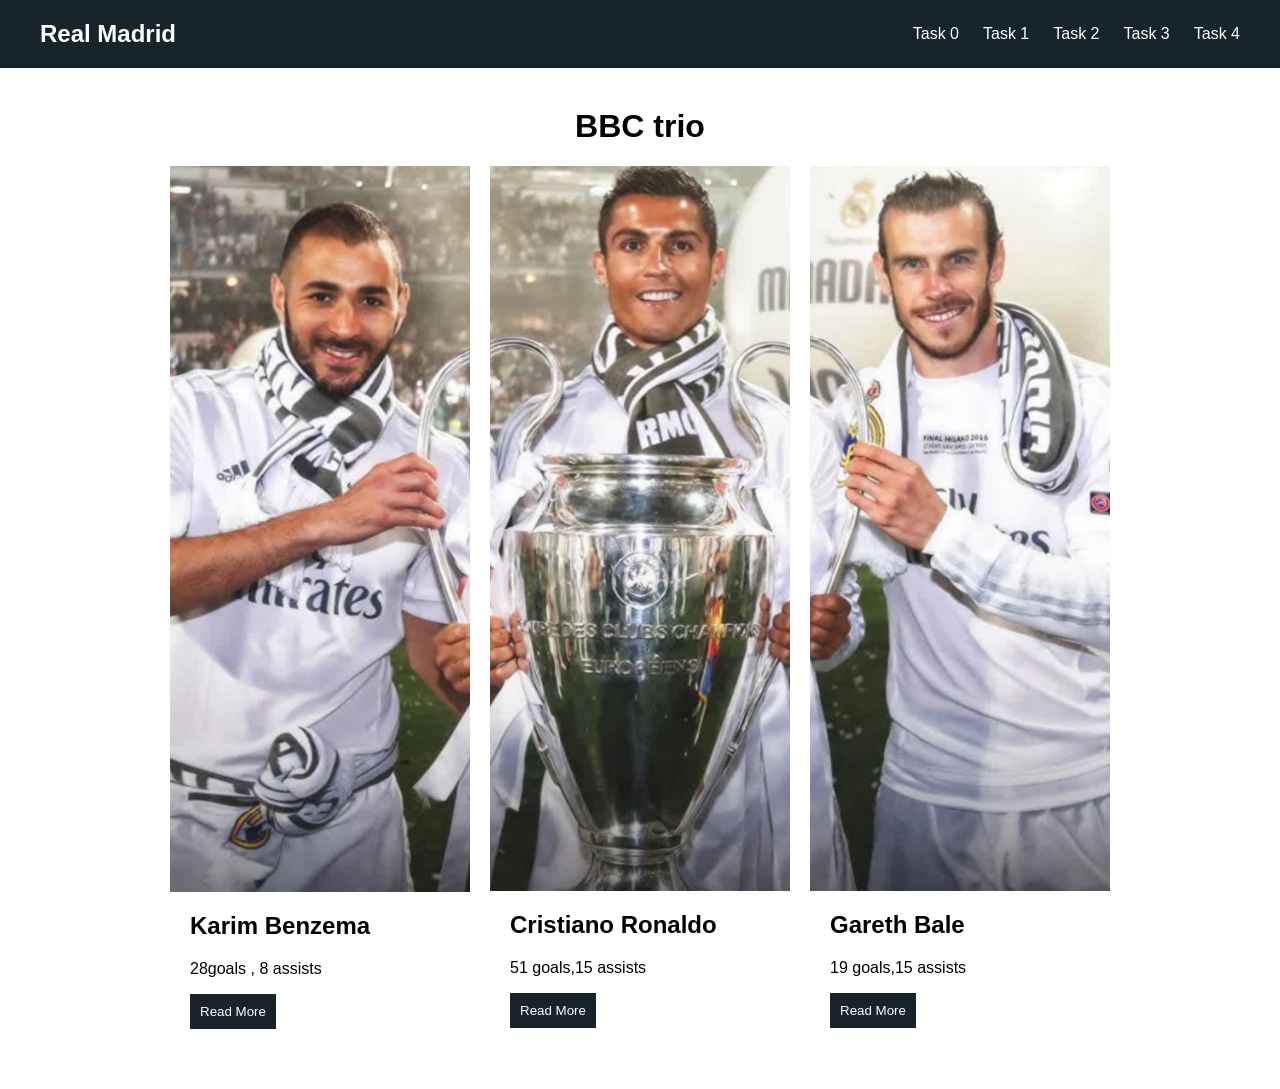
<file: task1.html>
<!DOCTYPE html>
<html lang="en">
<head>
    <meta charset="UTF-8">
    <meta name="viewport" content="width=device-width, initial-scale=1.0">
    <title>Task 1</title>
    <link rel="stylesheet" href="style.css">
</head>
<body>
    <header>
        <nav class="navbar">
            <a class="logo" href="index.html">Real Madrid</a>
            <div class="nav-links">
                <a href="index.html">Task 0</a>
                <a href="task1.html">Task 1</a>
                <a href="task2.html">Task 2</a>
                <a href="task3.html">Task 3</a>
                <a href="task4.html">Task 4</a>
            </div>
        </nav>
    </header>
    <main>
        <h1 style="text-align: center;">BBC trio</h1>
        <div class="cards">
            <article class="card">
                <img src="images/card1.jpg" alt="Karim Benzema">
                <h2>Karim Benzema</h2>
                <p>28goals , 8 assists</p>
                <button>Read More</button>
            </article>
            <article class="card">
                <img src="images/card2.jpg" alt="Cristiano Ronaldo">
                <h2>Cristiano Ronaldo</h2>
                <p>51 goals,15 assists</p>
                <button>Read More</button>
            </article>
            <article class="card">
                <img src="images/card3.jpg" alt="Gareth Bale">
                <h2>Gareth Bale</h2>
                <p>19 goals,15 assists</p>
                <button>Read More</button>
            </article>
        </div>
    </main>
</body>
</html>
</file>
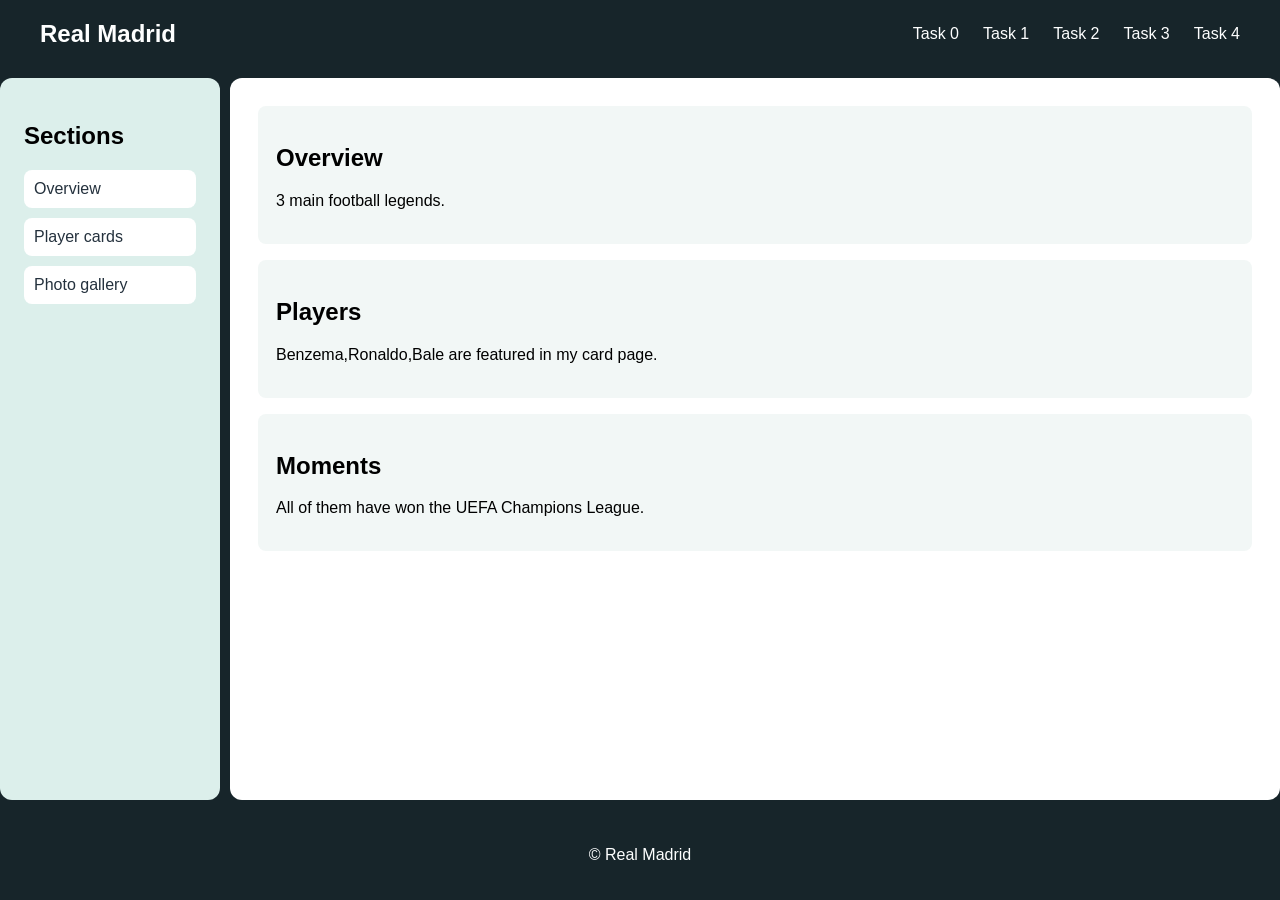
<file: task2.html>
<!DOCTYPE html>
<html lang="en">
<head>
    <meta charset="UTF-8">
    <meta name="viewport" content="width=device-width, initial-scale=1.0">
    <title>Task 2</title>
    <link rel="stylesheet" href="style.css">
</head>
<body class="task2">
    <header>
        <nav class="navbar">
            <a class="logo" href="index.html">Real Madrid</a>
            <div class="nav-links">
                <a href="index.html">Task 0</a>
                <a href="task1.html">Task 1</a>
                <a href="task2.html">Task 2</a>
                <a href="task3.html">Task 3</a>
                <a href="task4.html">Task 4</a>
            </div>
        </nav>
    </header>
    <aside>
  <h2>Sections</h2>
<ul>
  <li><a href="#overview">Overview</a></li>
  <li><a href="task1.html">Player cards</a></li>
  <li><a href="task3.html">Photo gallery</a></li>
</ul>
</aside>
<main>
  <section id="overview">
  <h2>Overview</h2>
  <p>3 main football legends.</p>
</section>
<section id="players">
  <h2>Players</h2>
  <p>Benzema,Ronaldo,Bale are featured in my card page.</p>
</section>
<section id="moments">
  <h2>Moments</h2>
  <p>All of them have won the UEFA Champions League.</p>
</section>
</main>
<footer>
  <p>&copy; Real Madrid</p>
</footer>
</body>
</html>
</file>
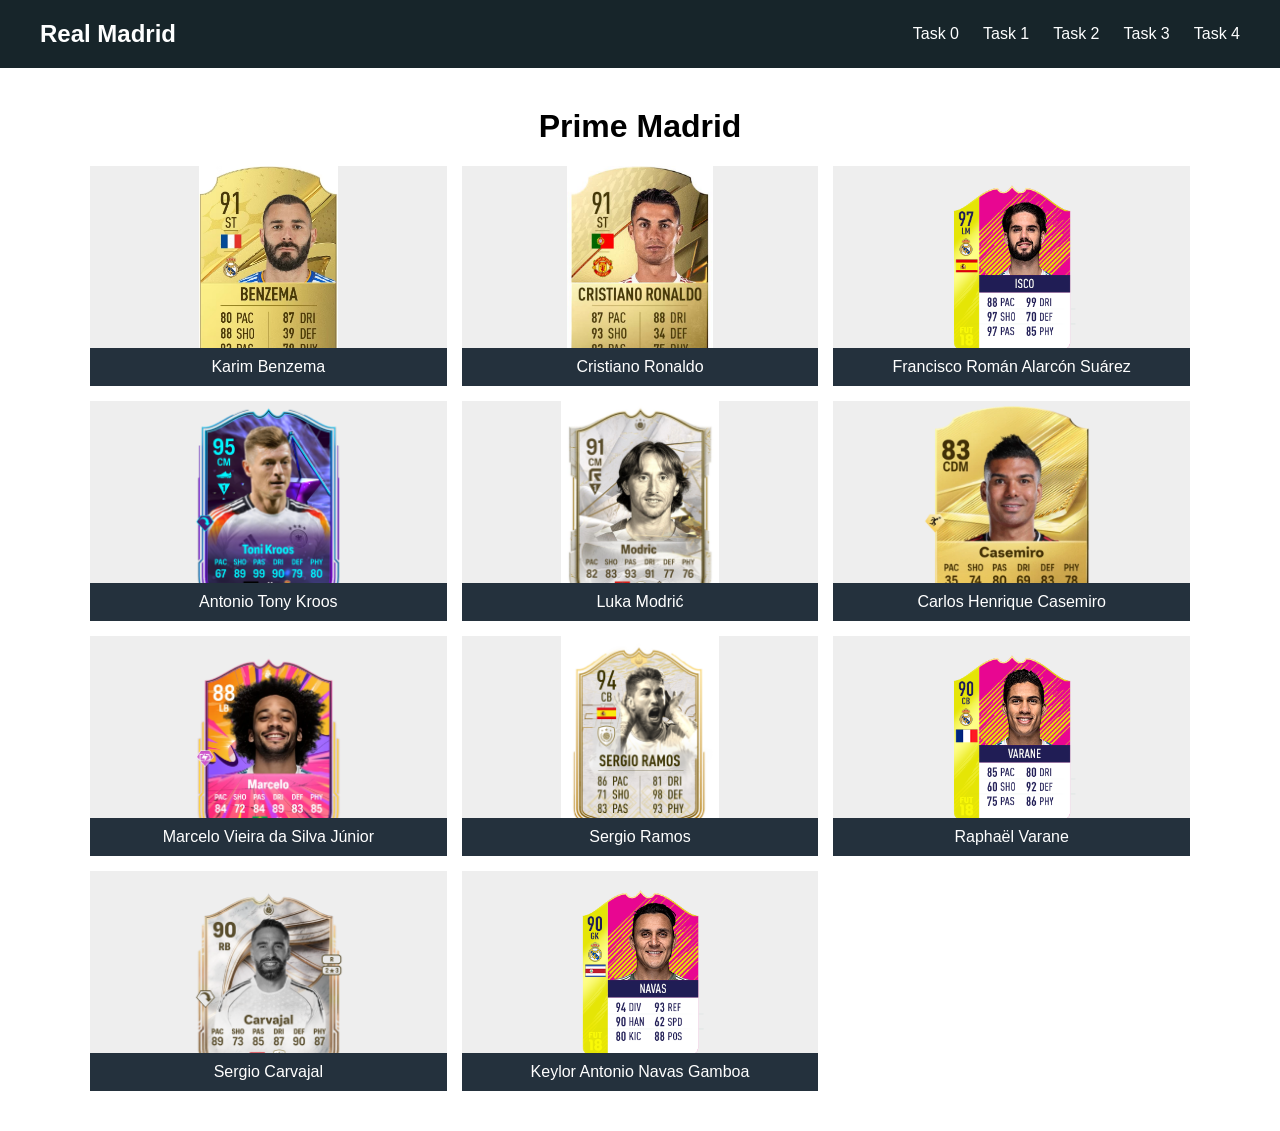
<file: task3.html>
<!DOCTYPE html>
<html lang="en">
<head>
    <meta charset="UTF-8">
    <meta name="viewport" content="width=device-width, initial-scale=1.0">
    <title>Task 3</title>
    <link rel="stylesheet" href="style.css">
</head>
<body>
    <header>
        <nav class="navbar">
            <a class="logo" href="index.html">Real Madrid</a>
            <div class="nav-links">
                <a href="index.html">Task 0</a>
                <a href="task1.html">Task 1</a>
                <a href="task2.html">Task 2</a>
                <a href="task3.html">Task 3</a>
                <a href="task4.html">Task 4</a>
            </div>
        </nav>
    </header>
    <main>
  <h1 style="text-align: center;">Prime Madrid</h1>
  <section class="gallery">
    <figure class="player">
      <img src="images/benzema.jpg" alt="Karim Benzema">
      <figcaption>Karim Benzema</figcaption>
    </figure>
    <figure class="player">
      <img src="images/cr7.jpg" alt="Cristiano Ronaldo">
      <figcaption>Cristiano Ronaldo</figcaption>
    </figure>

    <figure class="player">
      <img src="images/isco.jpg" alt="Francisco Román Alarcón Suárez">
      <figcaption>Francisco Román Alarcón Suárez</figcaption>
    </figure>

    <figure class="player">
      <img src="images/tony.jpg" alt="Antonio Tony Kroos">
      <figcaption>Antonio Tony Kroos</figcaption>
    </figure>

    <figure class="player">
      <img src="images/modric.jpg" alt="Luka Modrić">
      <figcaption>Luka Modrić</figcaption>
    </figure>

    <figure class="player">
      <img src="images/casemiro.jpg" alt="Carlos Henrique Casemiro">
      <figcaption>Carlos Henrique Casemiro</figcaption>
    </figure>

    <figure class="player">
      <img src="images/marcelo.jpg" alt="Marcelo Vieira da Silva Júnior">
      <figcaption>Marcelo Vieira da Silva Júnior</figcaption>
    </figure>

    <figure class="player">
      <img src="images/ramos.jpg" alt="Sergio Ramos">
      <figcaption>Sergio Ramos</figcaption>
    </figure>

    <figure class="player">
      <img src="images/varane.jpg" alt="Raphaël Varane">
      <figcaption>Raphaël Varane</figcaption>
    </figure>
    <figure class="player">
      <img src="images/carvajal.jpg" alt="Sergio Carvajal">
      <figcaption>Sergio Carvajal</figcaption>
    </figure>
    <figure class="player">
      <img src="images/navas.jpg" alt="Keylor Antonio Navas Gamboa">
      <figcaption>Keylor Antonio Navas Gamboa</figcaption>
    </figure>

  </section>
</main>
</body>
</html>
</file>
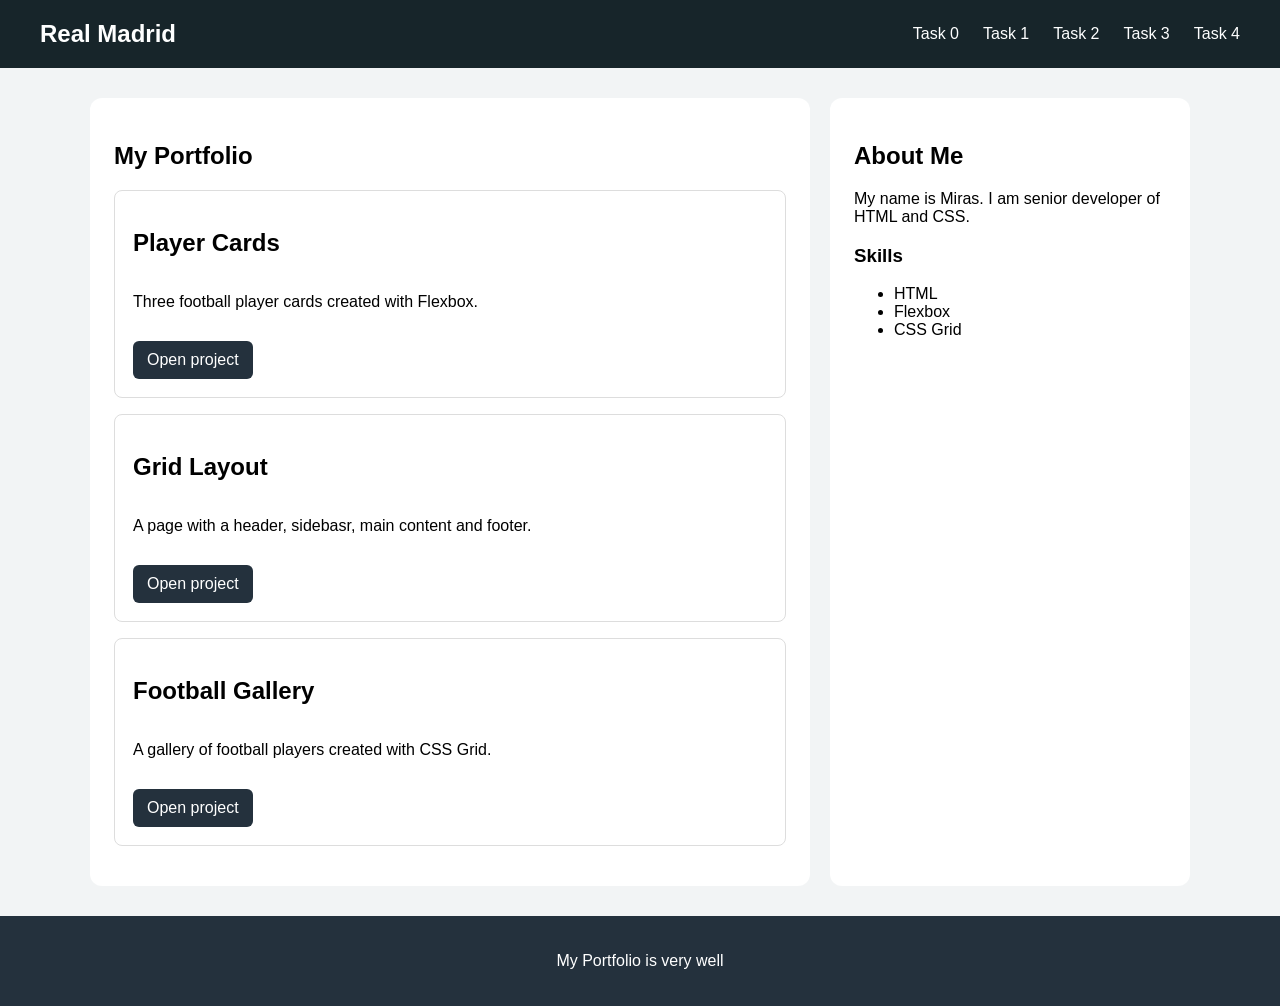
<file: task4.html>
<!DOCTYPE html>
<html lang="en">
<head>
    <meta charset="UTF-8">
    <meta name="viewport" content="width=device-width, initial-scale=1.0">
    <title>Task 4</title>
    <link rel="stylesheet" href="style.css">
</head>
<body class="task4">
    <header>
        <nav class="navbar">
            <a class="logo" href="index.html">Real Madrid   </a>
            <div class="nav-links">
                <a href="index.html">Task 0</a>
                <a href="task1.html">Task 1</a>
                <a href="task2.html">Task 2</a>
                <a href="task3.html">Task 3</a>
                <a href="task4.html">Task 4</a>
            </div>
        </nav>
        <main class="portfolio">
  <section class="projects">
    <h1>My Portfolio</h1>
    <article class="project-card">
      <h2>Player Cards</h2>
      <p>Three football player cards created with Flexbox.</p>
      <a class="project-link" href="task1.html">Open project</a>
    </article>
    <article class="project-card">
      <h2>Grid Layout</h2>
      <p>A page with a header, sidebasr, main content and footer.</p>
      <a class="project-link" href="task2.html">Open project</a>
    </article>
    <article class="project-card">
      <h2>Football Gallery</h2>
      <p>A gallery of football players created with CSS Grid.</p>
      <a class="project-link" href="task3.html">Open project</a>
    </article>
  </section>

  <aside class="portfolio-info">
    <h2>About Me</h2>
    <p>My name is Miras. I am senior developer of HTML and CSS.</p>
    <h3>Skills</h3>
    <ul>
      <li>HTML</li>
      <li>Flexbox</li>
      <li>CSS Grid</li>
    </ul>
  </aside>
</main>
<footer>
  <p>My Portfolio is very well</p>
</footer>
    </header>
</body>
</html>
</file>
<file: style.css>
body {
  margin: 0;
  background:white;
  font-family:Arial,sans-serif;
}

.navbar{
  background:#17252A;
  padding: 20px 40px;
  display:flex;
  justify-content:space-between;
  align-items:center;
}
.logo{
  color:#FEFFFF;
  font-size:24px;
  font-weight:bold;
  text-decoration:none;
}
.nav-links{
  display:flex;
  gap:24px;
}
.nav-links a{
  color:#FEFFFF;
  text-decoration:none;
}
.nav-links a:hover{
  color:#F3D023;
}
main {
  max-width: 1100px;
  margin: 40px auto;
  padding: 0 20px;
}

.cards {
  display: flex;
  justify-content: center;
  gap: 20px;
}

.card {
  flex: 1;
  max-width: 300px;
}

.card img {
  width: 100%;
  height: auto;
  display: block;
}

.card h2,
.card p {
  margin-left: 20px;
  margin-right: 20px;
}

.card button {
  margin: auto 20px 20px;
  padding: 10px;
  background: #17252A;
  color: #FEFFFF;
  border: none;
  cursor: pointer;
}

.card:hover {
  transform: translateY(-5px);
  box-shadow: 0 8px 20px ;
}

@media (max-width: 700px) {
  .cards {
    flex-direction: column;
  }
}

body.task2 {
  display: grid;
  grid-template-columns: 220px 1fr;
  grid-template-rows: auto 1fr auto;
  grid-template-areas:
    "header header"
    "sidebar main"
    "footer footer";
  gap: 10px;
  min-height: 100vh;
  background: #17252A;
}

.task2 header {
  grid-area: header;
}

.task2 aside {
  grid-area: sidebar;
  padding: 24px;
  background: #dcefeb;
  border-radius: 12px;
}

.task2 main {
  grid-area: main;
  max-width: none;
  margin: 0;
  padding: 28px;
  background: white;
  border-radius: 12px;
}
.task2 aside ul {
  list-style: none;
  padding: 0;
}

.task2 aside li {
  margin-bottom: 10px;
}

.task2 aside a {
  display: block;
  padding: 10px;
  color: #24313d;
  background: white;
  border-radius: 8px;
  text-decoration: none;
}

.task2 aside a:hover {
  background: #b8d8d2;
}

.task2 main section {
  padding: 18px;
  margin-bottom: 16px;
  background: #f2f7f6;
  border-radius: 8px;
}

.task2 footer {
  grid-area: footer;
  padding: 20px;
  background: #17252A;
  color: #FEFFFF;
  text-align: center;
}

@media (max-width: 700px) {
  body.task2 {
    grid-template-columns: 1fr;
    grid-template-rows: auto auto 1fr auto;
    grid-template-areas:
      "header"
      "sidebar"
      "main"
      "footer";
  }
}

.gallery {
  display: grid;
  grid-template-columns: repeat(3, 1fr);
  grid-auto-rows: 220px;
  gap: 15px;
}

.player {
  position: relative;
  margin: 0;
  overflow: hidden;
}

.player img {
  width: 100%;
  height: 100%;
  object-fit: contain;
  background: #eeeeee;
}

.player figcaption {
  position: absolute;
  bottom: 0;
  left: 0;
  right: 0;
  padding: 10px;
  background: #24313d;
  color: white;
  text-align: center;
  opacity: 1;
}

.player:hover figcaption {
  opacity: 1;
}

@media (max-width: 700px) {
  .gallery {
    grid-template-columns: repeat(2, 1fr);
  }
}

@media (max-width: 450px) {
  .gallery {
    grid-template-columns: 1fr;
  }

  .player figcaption {
    opacity: 1;
  }
}
.player img {
  transition: transform 0.2s;
}

.player:hover img {
  transform: scale(1.04);
}

body.task4 {
  min-height: 100vh;
  display: flex;
  flex-direction: column;
  background: #f2f4f5;
}

.task4 .portfolio {
  flex: 1;
  display: grid;
  grid-template-columns: 2fr 1fr;
  gap: 20px;
  width: 100%;
  max-width: 1100px;
  margin: 30px auto;
  padding: 0 20px;
}

.task4 .projects,
.task4 .portfolio-info {
  padding: 24px;
  background: white;
  border-radius: 12px;
}

.task4 .project-card {
  display: flex;
  flex-direction: column;
  align-items: flex-start;
  min-height: 170px;
  padding: 18px;
  margin-bottom: 16px;
  border: 1px solid #dddddd;
  border-radius: 8px;
}

.task4 .project-link {
  margin-top: auto;
  padding: 10px 14px;
  background: #24313d;
  color: white;
  text-decoration: none;
  border-radius: 6px;
}

.task4 .project-link:hover {
  background: #3f6b73;
}

.task4 footer {
  padding: 20px;
  background: #24313d;
  color: white;
  text-align: center;
}

@media (max-width: 700px) {
  .task4 .portfolio {
    grid-template-columns: 1fr;
  }
}
</file>
